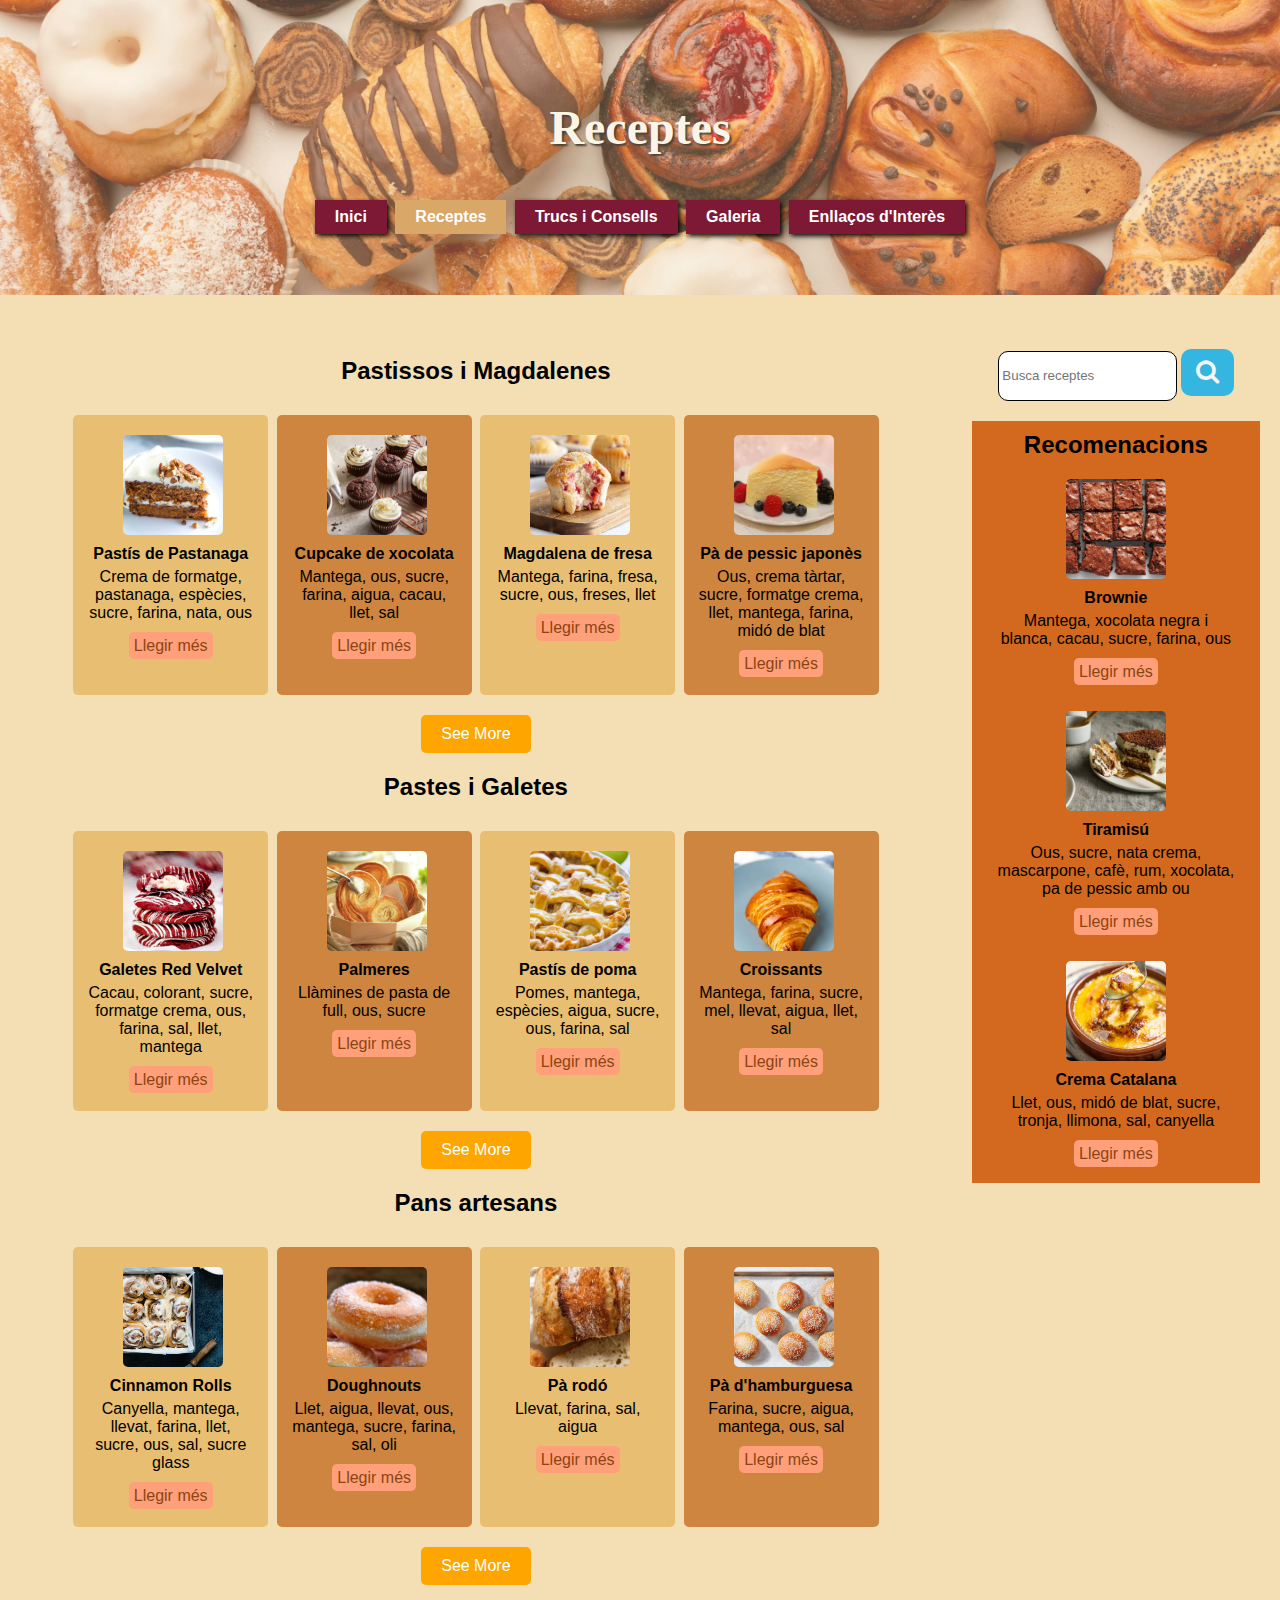
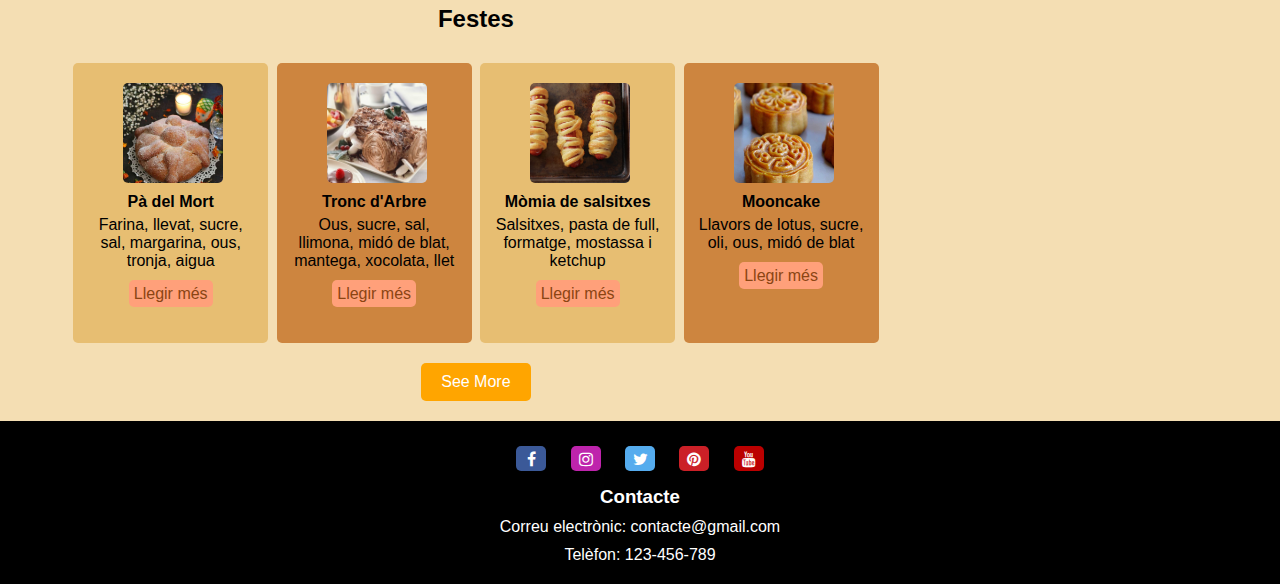
<file: categoria_pastisseria/pastisseria.html>
<!DOCTYPE html>
<html lang="ca">

<head>
    <meta charset="UTF-8">
    <meta http-equiv="X-UA-Compatible" content="IE-edge">
    <meta name="viewport" content="width=device-width, initial-scale=1.0">
    <title>Recipies</title>
    <link rel="stylesheet" href="https://cdnjs.cloudflare.com/ajax/libs/font-awesome/4.7.0/css/font-awesome.min.css">
    <link rel="stylesheet" href="estils_pastisseria.css">
    <link rel="stylesheet" href="nav_estils.css">
    <link rel="stylesheet" href="../main/footer_main_estils.css">
    <script src ="pastisseria_script.js"></script>
</head>

<body>
    <div id="container">
        <header id="header_wrapper">
            <div class="header_content">
                <h1>Receptes</h1>
            </div>
        </header>
        
        <!-- Creació dels botons de tancar i obrir del menú adpatat per pantalles més petites
        Falta que es tanqui i el toggle-button desaparegi amb javaScript -->
        <div id="menu">
            <div class="toggle-button">
                <a href="#" class="button">
                    <span class="bar"></span>
                    <span class="bar"></span>
                    <span class="bar"></span>
                </a>
            </div>
            <div class="close-button">
                <i class="fa fa-close"></i>
            </div>

            <!-- Menú adaptat per quan la pantalla és més petita -->
            <div id="left-sidebar" class="sidebar">
                <ul>
                    <li><a href="/main/index.html">Inici</a></li>
                    <li><a href="/main/index.html#receptes">Receptes</a></li>
                    <li><a href="/main/index.html#consells">Trucs i Consells</a></li>
                    <li><a href="/main/index.html#galeria">Galeria</a></li>
                    <li><a href="/main/index.html#enllacos">Enllaços d'Interès</a></li>
                </ul>
            </div>

            <!-- Menú principal -->
            <nav class="navbar-links">
                <ul>
                    <li><a href="/main/index.html">Inici</a></li>
                    <li><a href="/main/index.html#receptes">Receptes</a></li>
                    <li><a href="/main/index.html#consells">Trucs i Consells</a></li>
                    <li><a href="/main/index.html#galeria">Galeria</a></li>
                    <li><a href="/main/index.html#enllacos">Enllaços d'Interès</a></li>
                </ul>
            </nav>
        </div>

        <div id="right_components">
            <!-- Component per cercar les receptes i no hanar buscant un per un -->
            <div class="search">
                <form action="#">
                    <input type="text" placeholder=" Busca receptes" name="search" id="searchInput">
                    <button>
                        <i class="fa fa-search" style="font-size: 25px;"></i>
                    </button>
                </form>
            </div>

            <!-- Aside on es troben les receptes més recomenades -->
            <aside id="recommendations">
                <h2>Recomenacions</h2>
                <div>
                    <div class="image_container"><img src="imatges/brownie.jpeg"></div>
                    <h4>Brownie</h4>
                    <p>Mantega, xocolata negra i blanca, cacau, sucre, farina, ous</p>
                    <a href="https://www.bbcgoodfood.com/recipes/best-ever-chocolate-brownies-recipe">Llegir més</a>
                </div>
                <div>
                    <div class="image_container"><img src="imatges/tiramisu.jpg"></div>
                    <h4>Tiramisú</h4>
                    <p>Ous, sucre, nata crema, mascarpone, cafè, rum, xocolata, pa de pessic amb ou</p>
                    <a href="https://cooking.nytimes.com/recipes/1018684-classic-tiramisu">Llegir més</a>
                </div>
                <div>
                    <div class="image_container"><img src="imatges/crema_catalana.jpg"></div>
                    <h4>Crema Catalana</h4>
                    <p>Llet, ous, midó de blat, sucre, tronja, llimona, sal, canyella</p>
                    <a href="https://www.themediterraneandish.com/crema-catalana/">Llegir més</a>
                </div>
            </aside>
        </div>
        
        <section id="receptes">
            <section class="searched-recipies"></section>
            <!-- Secció on es troben les receptes que són pastissos -->
            <section id="pastisseria_categoria">
                <h2>Pastissos i Magdalenes</h2>
                <div class="pastisseria">
                    <div>
                        <div class="image_container"><img src="imatges/carrot_cake.jpg"></div>
                        <h4>Pastís de Pastanaga</h4>
                        <p>Crema de formatge, pastanaga, espècies, sucre, farina, nata, ous</p>
                        <a href="https://www.inspiredtaste.net/25753/carrot-cake-recipe/">Llegir més</a>
                    </div>
                    <div>
                        <div class="image_container"><img src="imatges/chocolate_cupecake.jpg"></div>
                        <h4>Cupcake de xocolata</h4>
                        <p>Mantega, ous, sucre, farina, aigua, cacau, llet, sal</p>
                        <a href="https://www.foodandwine.com/recipes/chocolate-cupcakes">Llegir més</a>
                    </div>
                    <div>
                        <div class="image_container"><img src="imatges/strawberry_muffin.jpg"></div>
                        <h4>Magdalena de fresa</h4>
                        <p>Mantega, farina, fresa, sucre, ous, freses, llet</p>
                        <a href="https://www.wandercooks.com/italian-strawberry-muffins-recipe/">Llegir més</a>
                    </div>
                    <div>
                        <div class="image_container"><img src="imatges/japanese_spongecake.jpg"></div>
                        <h4>Pà de pessic japonès</h4>
                        <p>Ous, crema tàrtar, sucre, formatge crema, llet, mantega, farina, midó de blat</p>
                        <a href="https://runawayrice.com/desserts/cotton-cheesecake-japanese-cheesecake/">Llegir més</a>
                    </div>
                    <div>
                        <div class="image_container"><img src="imatges/tarta_sara.jpg"></div>
                        <h4>La Sara</h4>
                        <p>Sucre, ous, farina, aigua, mantega</p>
                        <a href="https://www.mykaramelli.com/blog/tarta-sara/">Llegir més</a>
                    </div>
                    <div>
                        <div class="image_container"><img src="imatges/fa_gao.jpg" alt=""></div>
                        <h4>Fa Gao</h4>
                        <p>Farina, espècies, ous, aigua, oli, sucre</p>
                        <a href="https://healthynibblesandbits.com/fat-goh-fa-gao-prosperity-cake/">Llegir més</a>
                    </div>
                </div>
                <button id="seeMoreButton" class="cake">See More</button>
            </section>

            <!-- Secció on es troben les receptes de galetes -->
            <section id="galetes_categoria">
                <h2>Pastes i Galetes</h2>
                <div class="galetes">
                    <div>
                        <div class="image_container"><img src="imatges/red_velvet_coockies.jpg"></div>
                        <h4>Galetes Red Velvet</h4>
                        <p>Cacau, colorant, sucre, formatge crema, ous, farina, sal, llet, mantega</p>
                        <a
                            href="https://sugargeekshow.com/recipe/red-velvet-cookies-stuffed-with-cream-cheese-filling/#recipe">Llegir
                            més</a>
                    </div>
                    <div>
                        <div class="image_container"><img src="imatges/palmeras.jpg"></div>
                        <h4>Palmeres</h4>
                        <p>Llàmines de pasta de full, ous, sucre</p>
                        <a href="https://www.lecturas.com/recetas/palmeras-hojaldre_1791.html">Llegir més</a>
                    </div>
                    <div>
                        <div class="image_container"><img src="imatges/apple_pie.jpg"></div>
                        <h4>Pastís de poma</h4>
                        <p>Pomes, mantega, espècies, aigua, sucre, ous, farina, sal</p>
                        <a href="https://natashaskitchen.com/apple-pie-recipe/">Llegir més</a>
                    </div>
                    <div>
                        <div class="image_container"><img src="imatges/croaissant.jpg"></div>
                        <h4>Croissants</h4>
                        <p>Mantega, farina, sucre, mel, llevat, aigua, llet, sal</p>
                        <a href="https://www.theflavorbender.com/homemade-french-croissants-step-by-step-recipe/">Llegir
                            més</a>
                    </div>
                    <div>
                        <div class="image_container"><img src="imatges/fruit_puff_pastry.jpg"></div>
                        <h4>Pasta de fulla de fruita</h4>
                        <p>Fruita, formatge crema, sucre glass, pasta de fulla</p>
                        <a href="https://tasty.co/recipe/fruit-and-cream-cheese-breakfast-pastries">Llegir més</a>
                    </div>
                    <div>
                        <div class="image_container"><img src="imatges/cookie.jpg"></div>
                        <h4>Cookies Americanes</h4>
                        <p>Mantega, sucre, ous, farina, aigua, xocolata, sal</p>
                        <a href="https://tasty.co/recipe/tasty-101-ultimate-brown-butter-chocolate-chip-cookies">Llegir
                            més</a>
                    </div>
                </div>
                <button id="seeMoreButton" class="biscuits">See More</button>
            </section>

            <!-- Secció on es troben les receptes dels pans normals com els dolços -->
            <section id="pans_categoria">
                <h2>Pans artesans</h2>
                <div class="pans">
                    <div>
                        <div class="image_container"><img src="imatges/cinnamon_roll.jpg"></div>
                        <h4>Cinnamon Rolls</h4>
                        <p>Canyella, mantega, llevat, farina, llet, sucre, ous, sal, sucre glass</p>
                        <a href="https://www.ambitiouskitchen.com/best-cinnamon-rolls/">Llegir més</a>
                    </div>
                    <div>
                        <div class="image_container"><img src="imatges/doughnout.jpg"></div>
                        <h4>Doughnouts</h4>
                        <p>Llet, aigua, llevat, ous, mantega, sucre, farina, sal, oli</p>
                        <a
                            href="https://www.christinascucina.com/perfect-yeast-doughnuts-sugar-filled-jam-nutella-cream/">Llegir
                            més</a>
                    </div>
                    <div>
                        <div class="image_container"><img src="imatges/bread.jpg"></div>
                        <h4>Pà rodó</h4>
                        <p>Llevat, farina, sal, aigua</p>
                        <a href="https://www.recipetineats.com/easy-yeast-bread-recipe-no-knead/">Llegir més</a>
                    </div>
                    <div>
                        <div class="image_container"><img src="imatges/burger_bun.jpg"></div>
                        <h4>Pà d'hamburguesa</h4>
                        <p>Farina, sucre, aigua, mantega, ous, sal</p>
                        <a href="https://www.kingarthurbaking.com/recipes/beautiful-burger-buns-recipe">Llegir més</a>
                    </div>
                    <div>
                        <div class="image_container"><img src="imatges/milk_bread.jpg"></div>
                        <h4>Pà de llet</h4>
                        <p>Llevat, llet, farina, ous, sucre, xarop</p>
                        <a href="https://thewoksoflife.com/milk-bread-2/">Llegir més</a>
                    </div>
                    <div>
                        <div class="image_container"><img src="imatges/bread2.jpg"></div>
                        <h4>Pà de motlle</h4>
                        <p>Llevat, sucre, sal, farina, oli</p>
                        <a href="https://tastesbetterfromscratch.com/bread-recipe/">Llegir més</a>
                    </div>
                </div>
                <button id="seeMoreButton" class="bread">See More</button>
            </section>

            <!-- Secció on es troben les receptes típiques per festes com Nadal, Halloween o Pascua -->
            <section id="festes_categoria">
                <h2>Festes</h2>
                <div class="festes">
                    <div>
                        <div class="image_container"><img src="imatges/pan_de_muerto.jpg"></div>
                        <h4>Pà del Mort</h4>
                        <p>Farina, llevat, sucre, sal, margarina, ous, tronja, aigua</p>
                        <a href="https://www.mexicoinmykitchen.com/pan-de-muerto-mexican-bread-of-dead/">Llegir més</a>
                    </div>
                    <div>
                        <div class="image_container"><img src="imatges/tree_trunk.jpg"></div>
                        <h4>Tronc d'Arbre</h4>
                        <p>Ous, sucre, sal, llimona, midó de blat, mantega, xocolata, llet</p>
                        <a href="https://eatsmarter.com/recipes/chocolate-tree-trunk-cake-from-france">Llegir més</a>
                    </div>
                    <div>
                        <div class="image_container"><img src="imatges/hotDog_mummy.jpg"></div>
                        <h4>Mòmia de salsitxes</h4>
                        <p>Salsitxes, pasta de full, formatge, mostassa i ketchup</p>
                        <a
                            href="https://www.pillsbury.com/recipes/crescent-mummy-dogs/d52a57d7-ab8a-4a1c-8dae-f9f90d03b912">Llegir
                            més</a>
                    </div>
                    <div>
                        <div class="image_container"><img src="imatges/mooncake.jpg"></div>
                        <h4>Mooncake</h4>
                        <p>Llavors de lotus, sucre, oli, ous, midó de blat</p>
                        <a href="https://redhousespice.com/cantonese-mooncake/">Llegir més</a>
                    </div>
                    <div>
                        <div class="image_container"><img src="imatges/coca_joan.jpg"></div>
                        <h4>Coca de Sant Joan</h4>
                        <p>Sucre, farina, tronja, llimona, sal, canyella, anís mòlt, mantega</p>
                        <a href="https://sundaybaker.co/coca-de-sant-joan/">Llegir més</a>
                    </div>
                    <div>
                        <div class="image_container"><img src="imatges/coca_jordi.jpg"></div>
                        <h4>Coca de Sant Jordi</h4>
                        <p>Llet, formatge, mantega, sucre, llevat, farina, sal, cúrcuma, sobrasada</p>
                        <a
                            href="https://thermomix-tarragona.es/vanessa-villegas-terrin/masas-panes-reposteria/receta-thermomix-pan-de-sant-jordi-cataluna/">Llegir
                            més</a>
                    </div>
                </div>
                <button id="seeMoreButton" class="special">See More</button>
            </section>
        </section>

        <!-- Footer amb les dades de contacte i xarxes socials -->
        <footer>
            <ul id="xarxes_socials">
                <li><a href="#" class="fa fa-facebook"></a></li>
                <li><a href="#" class="fa fa-instagram"></a></li>
                <li><a href="#" class="fa fa-twitter"></a></li>
                <li><a href="#" class="fa fa-pinterest"></a></li>
                <li><a href="#" class="fa fa-youtube"></a></li>
            </ul>
            <div class="dades-contacte">
                <h3>Contacte</h3>
                <p>Correu electrònic: contacte@gmail.com</p>
                <p>Telèfon: 123-456-789</p>
            </div>
        </footer>
    </div>
</body>

</html>
</file>
<file: categoria_pastisseria/estils_pastisseria.css>
/* El contingut principal de la secció pastisseria */
* {
    padding: 0;
    margin: 0;
}

#container {
    text-align: center;
    font-family: Arial, Helvetica, sans-serif;
    flex-flow: row wrap;
    display: flex;
    background-color: #f4deb3; 
}

/* El header on conté el títol */
#header_wrapper {
    opacity: 0.7;
    background-color: #8b4513; 
    background-image: url("/main/images/sweet-pastry-assortment-top-view.jpg");
    position: relative;
    width: 100%;
    background-size: cover;
    background-position: center;
    background-repeat: no-repeat;
    text-align: center;
    padding: 100px 0px;
    font-family: Arial, Helvetica, sans-serif;
    text-shadow: 2px 2px 2px black;
    color: white;
    flex: 1 100%;
    order: 1;
}

/* Estilització del botó search */
.search {
    display: flex;
    justify-content: center;
    align-items: center;
    margin: 0 20px 20px;
}

.search input[type=text] {
    width: auto;
    height: 48px;
    border-radius: 10px;
    border: 1px solid;
}

.search button {
    background-color: #35b6e1;
    color: #f5f5f5;
    padding: 10px 15px;
    margin-top: 10px;
    border: none;
    border-radius: 10px;
    cursor: pointer;
}

.search button i {
    margin-bottom: 2px;
}

/* Estilització del contingut principal on es troben les receptes amb una breu explicació i l'enllaç */
.header_content h1 {
    font-size: 3em;
    font-weight: bolder;
    padding-bottom: 40px;
    opacity: 1;
    font-family: "Lucida Handwriting", cursive;
}

.image_container {
    width: 100px;
    height: 100px;
    overflow: hidden;
    text-align: center;
    margin: 10px 40px;
}

.image_container img {
    width: 100%;
    height: 100%;
    object-fit: cover;
    border-radius: 5px;
}

section {
    list-style-type: none;
    display: inline-block;
    text-align: center;
    flex: 2.9;
    order: 3;
}

.pastisseria,
.galetes,
.pans,
.festes {
    overflow: hidden;
    height: 310px;
    display: block;
    margin: 10px 15px 10px 15px;
    background-color: #f4deb3; 
}

.pastisseria>div,
.pans>div,
.galetes>div,
.festes>div, .searched-recipies>div{
    display: inline-block;
    padding: 10px;
    vertical-align: top;
    text-align: center;
    width: 175px;
    margin: 20px 2px;
    height: 260px;
}


.pastisseria>div:nth-child(odd),
.pans>div:nth-child(odd),
.galetes>div:nth-child(odd),
.festes>div:nth-child(odd), .searched-recipies>div:nth-child(odd){
    background-color: #e7be72; 
    border-radius: 5px;
}

.pastisseria>div:nth-child(even),
.pans>div:nth-child(even),
.galetes>div:nth-child(even),
.festes>div:nth-child(even), .searched-recipies>div:nth-child(even) {
    background-color: #cd853f; 
    border-radius: 5px;
}

#recommendations {
    margin: 0 20px;
    padding: 10px;
    background-color: #D2691E;
}

div>a {
    background-color: #ffa07a; 
    padding: 5px;
    color:#8b4513;
    text-decoration: none;
    border-radius: 5px;
}

div>li:hover {
    background-color: #ffdead;
}

p {
    padding: 5px 5px 15px 5px;
}

/* See more button però ara mateix el contingut està amagat amb overflow:scroll
però en veritat hauria dé veure's quan apretes el botó LLegir Més */
#seeMoreButton {
    background-color: #ffa500;
    color: white;
    padding: 10px 20px;
    border: none;
    border-radius: 5px;
    font-size: 16px;
    cursor: pointer;
    margin-bottom: 20px;
}

#seeMoreButton:hover {
    background-color: #ff8c00; 
}

#recommendations div {
    margin: 0 auto;
    padding: 10px;
}

/* Visualització de la secció de recomenacions */
#right_components {
    flex: 1;
    order: 4;
}

@media (max-width: 550px) {
    #right_components{
        order: 3;
    }
}
</file>
<file: categoria_pastisseria/nav_estils.css>
/* El contingut del menú de navegació de la secció de pastisseria */
/* Estilització del menú principal */
* {
    padding: 0;
    margin: 0;
}

#menu {
    text-align: center;
    font-weight: bolder;
    background-color: rgba(0, 0, 0, 0);
    width: 80%;
    margin: 0 auto;
    position: relative;
    top: -100px;
    font-weight: 500;
    font-family: Arial, Helvetica, sans-serif;
    flex: 1 100%;
    order: 2;
}

#menu ul {
    list-style-type: none;
    margin: 0;

}

#menu li {
    display: inline-block;
    background-color: #7d1935;
    margin: 5px 2px;
    box-shadow: 2px 2px 5px;
    transition-property: background-color, box-shadow;
    transition-duration: 0.3s;
    transition-timing-function: ease;
}

#menu a {
    text-decoration: none;
    display: inline-block;
    font-size: 1em;
    padding: 8px 20px;
    color: white;
    font-weight: bolder;
}

#menu li:hover {
    background-color: #af6f3c;
    box-shadow: 0 0 0;
}

#menu li:nth-child(2) {
    background-color: #d9a768;
    box-shadow: 0 0 0;
}

/* 'Anul·lació' del menú adaptable més petit quan la pantalla és més gran a 500px */
.sidebar {
    display: none;
}

.toggle-button {
    display: none;
}

.close-button {
    display: none;
}

/* Visualització de com és mostraria els menus amb els seus botons i el component search
quan l pantalla és inferior a 550px */
@media (max-width: 550px) {
    .toggle-button {
        display: inline-block;
        position: fixed;
        top: 8px;
        left: 0;
        z-index: 2;
    }

    .close-button {
        display: none;
        position: fixed;
        top: 8px;
        left: 200px;
        padding: 10px;
        z-index: 2;
    }

    .close-button:hover {
        opacity: 0.5;
    }

    .sidebar {
        position: fixed;
        top: 0;
        display: block;
        height: 100%;
        width: 250px;
        background-color: #9e7250; 
        overflow-x: hidden;
        transition: 0.5s;
        transform: translateX(-300px);
        transition: transform 0.3s ease-in-out;
        z-index: 1;
    }

    #menu .sidebar ul {
        list-style-type: none;
        margin-top: 80px;
    }

    #menu .sidebar li {
        display: block;
        margin: 20px;
    }

    .button {
        display: flex;
        flex-direction: column;
        justify-content: space-between;
        width: 30px;
        height: 21px;
        background-color: #f0d9bd;
        margin-left: 10px;
        border-radius: 10px;
        opacity: 0.8;
        box-shadow: 2px 2px 5px black;
    }

    .toggle-button .bar {
        display: block;
        width: 100%;
        height: 3px;
        background-color: black;
        margin-top: 3px;
        border-radius: 10px;
    }

    #menu .navbar-links {
        display: none;
        width: 100%;
    }

    #menu .navbar-links ul {
        width: 100%;
        flex-direction: column;
    }

    #menu ul li {
        text-align: center;
    }

    #menu ul li a {
        padding: 10px 20px;
    }

    section {
        margin-top: 20px;
    }

    .search input[type=text] {
        width: auto;
        height: 39px;
        margin-top: 40px;
    }

    .search button {
        padding: 5px 10px;
        margin-top: 10px;
    }
}
</file>
<file: main/footer_main_estils.css>
/* El contingut del footer amb les xarxes socials i dades de contacte */
footer {
    background-color: black;
    color: white;
    text-align: center;
    padding: 15px;
    position: relative;
    flex: 1 100%;
    order: 5;
}

footer li {
    display: inline-block;
    margin: 10px;
}

.dades-contacte h3 {
    margin: 5px;
}

.dades-contacte p {
    padding-bottom: 20px;
    padding-right: 10px;
    display: block;
    padding: 5px;
}

footer .fa {
    padding-top: 5px;
    width: 30px;
    height: 20px;
    text-decoration: none;
    margin: 0 auto;
    border-radius: 5px;
}

.fa:hover {
    opacity: 0.7;
}

.fa-facebook {
    background: #3B5998;
    color: white;
}

.fa-twitter {
    background: #55ACEE;
    color: white;
}

.fa-youtube {
    background: #bb0000;
    color: white;
}

.fa-instagram {
    background: #be24ac;
    color: white;
}

.fa-pinterest {
    background: #cb2027;
    color: white;
}
</file>
